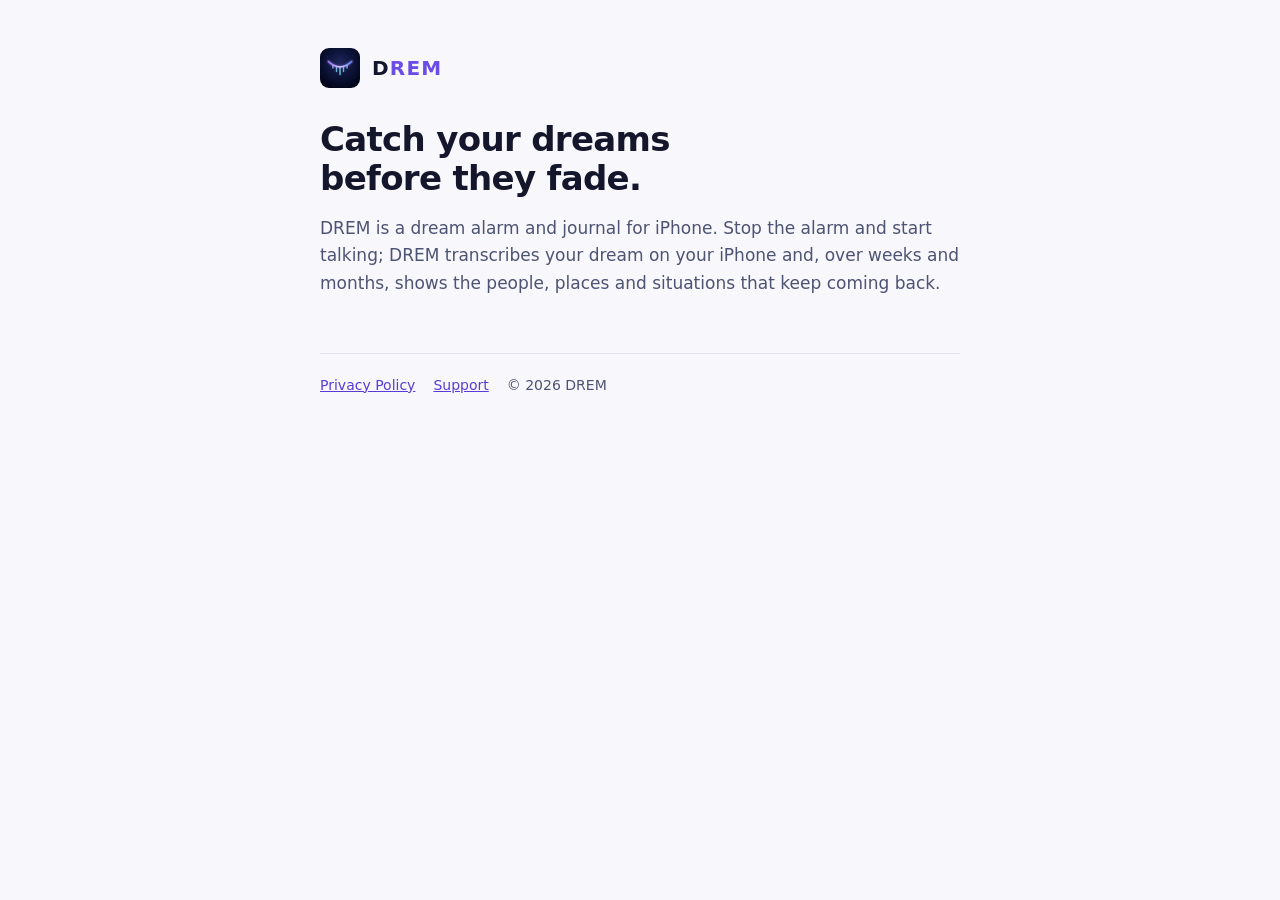
<file: index.html>
<!doctype html><html lang="en"><head><meta charset="utf-8"><meta name="viewport" content="width=device-width,initial-scale=1,viewport-fit=cover"><link rel="stylesheet" href="style.css"><link rel="icon" href="icon.png"><title>DREM: Dream Journal &amp; Insights</title></head><body><main>
<a class="brand" href="index.html"><img src="icon.png" alt=""><span>D<b>REM</b></span></a>
<h1>Catch your dreams before they fade.</h1>
<p>DREM is a dream alarm and journal for iPhone. Stop the alarm and start talking; DREM transcribes your dream on your iPhone and, over weeks and months, shows the people, places and situations that keep coming back.</p>
<footer><a href="privacy.html">Privacy Policy</a><a href="support.html">Support</a><span>© 2026 DREM</span></footer>
</main></body></html>
</file>
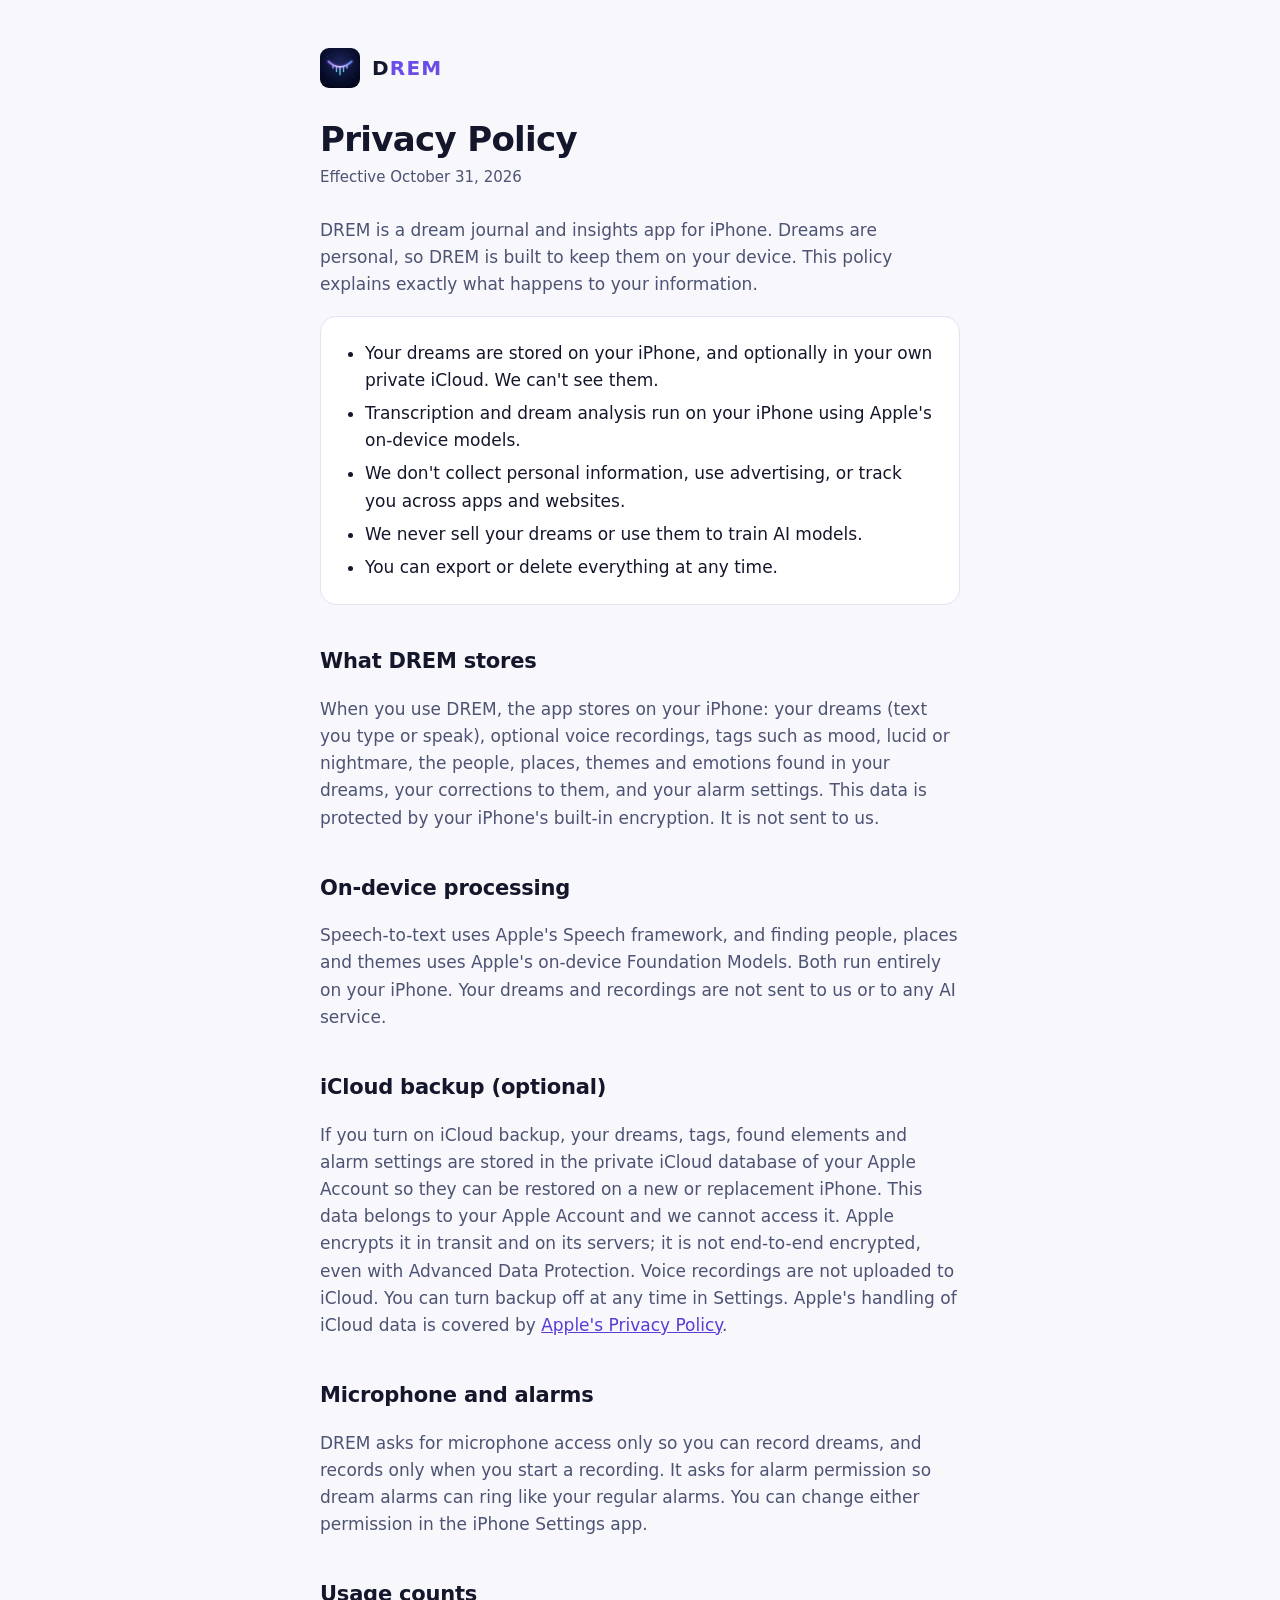
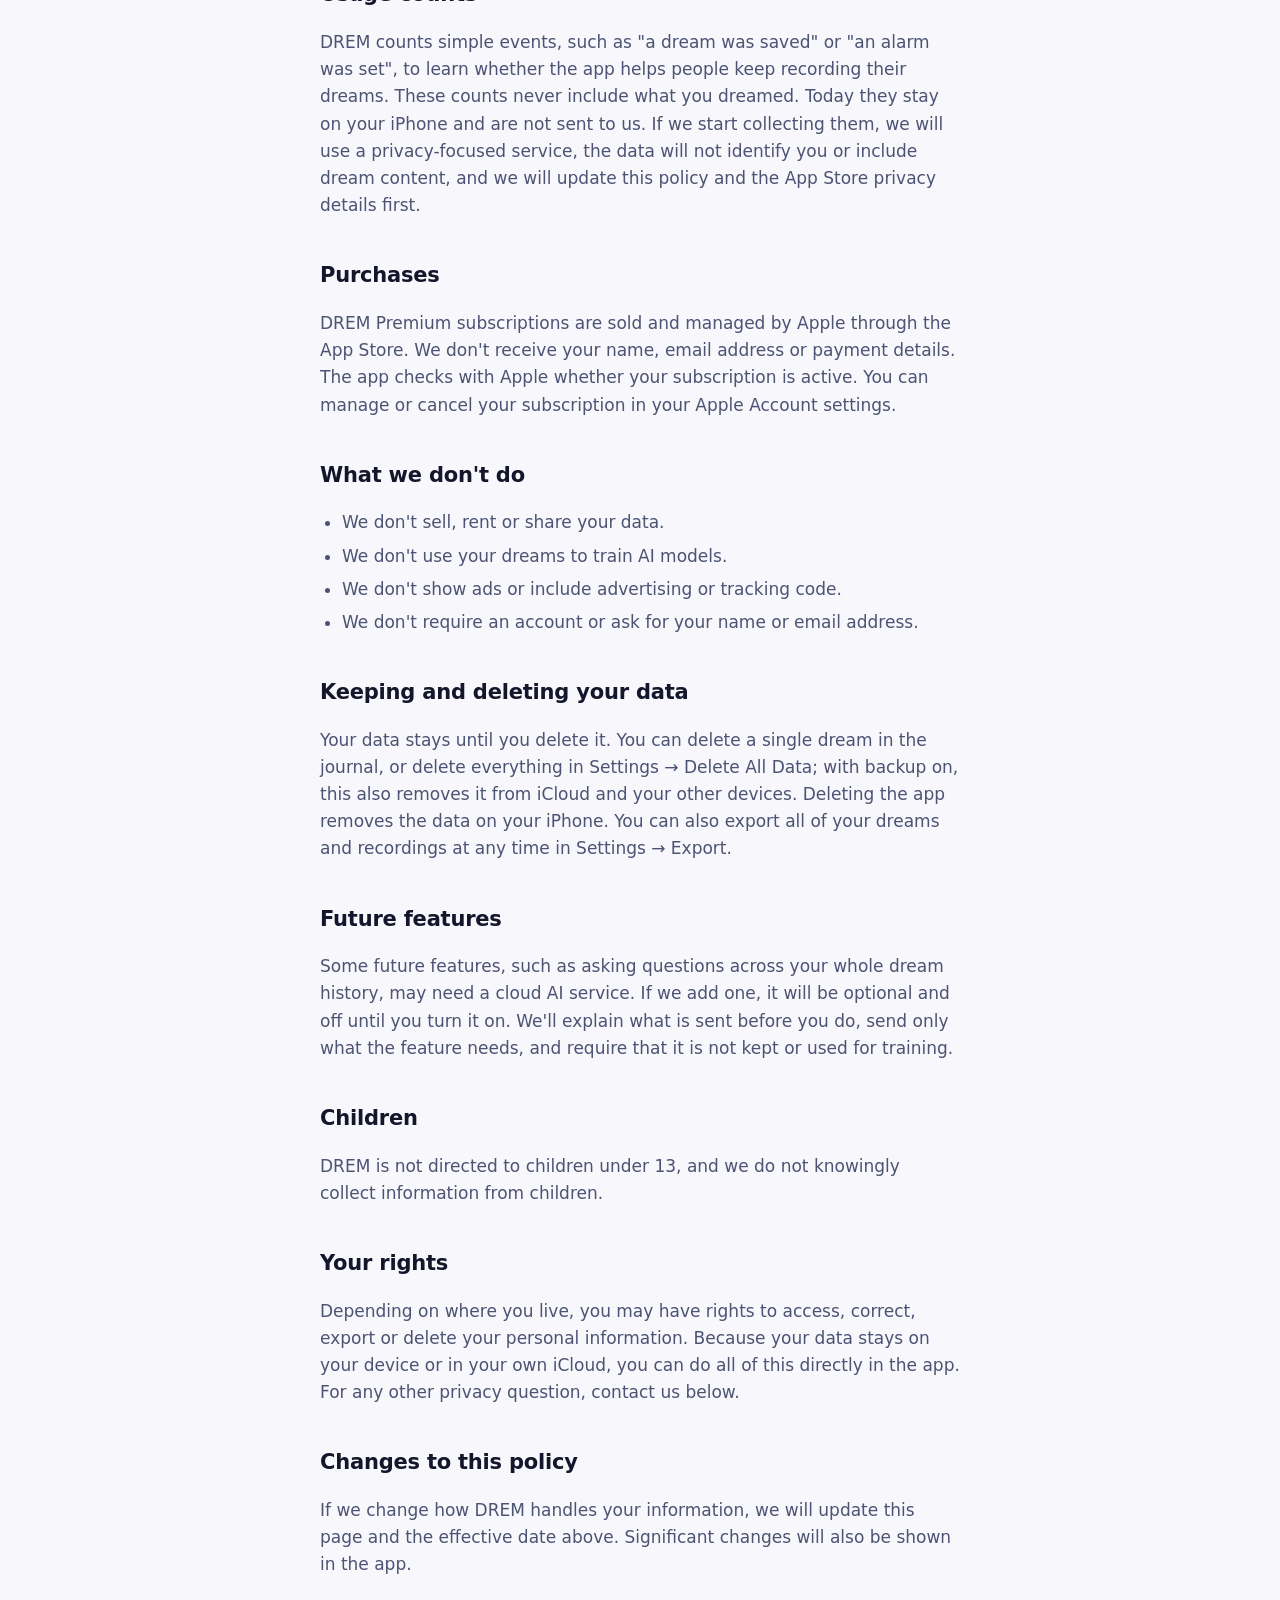
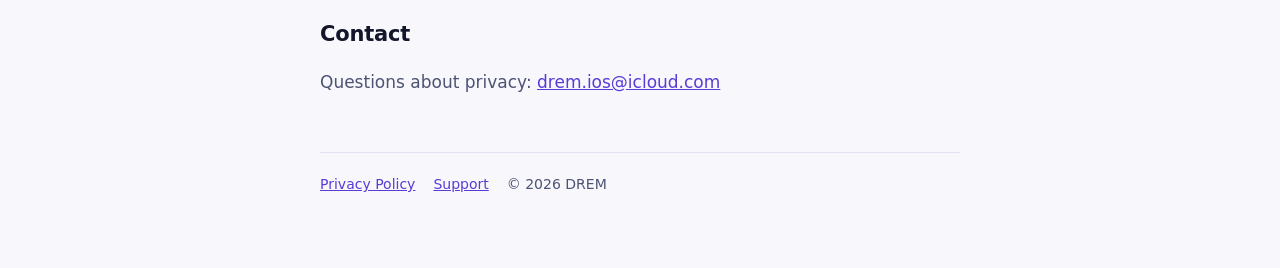
<file: privacy.html>
<!doctype html><html lang="en"><head><meta charset="utf-8"><meta name="viewport" content="width=device-width,initial-scale=1,viewport-fit=cover"><link rel="stylesheet" href="style.css"><link rel="icon" href="icon.png"><title>DREM Privacy Policy</title></head><body><main>
<a class="brand" href="index.html"><img src="icon.png" alt=""><span>D<b>REM</b></span></a>
<h1>Privacy Policy</h1>
<p class="date">Effective October 31, 2026</p>

<p>DREM is a dream journal and insights app for iPhone. Dreams are personal, so DREM is built to keep them on your device. This policy explains exactly what happens to your information.</p>

<div class="summary"><ul>
<li>Your dreams are stored on your iPhone, and optionally in your own private iCloud. We can't see them.</li>
<li>Transcription and dream analysis run on your iPhone using Apple's on-device models.</li>
<li>We don't collect personal information, use advertising, or track you across apps and websites.</li>
<li>We never sell your dreams or use them to train AI models.</li>
<li>You can export or delete everything at any time.</li>
</ul></div>

<h2>What DREM stores</h2>
<p>When you use DREM, the app stores on your iPhone: your dreams (text you type or speak), optional voice recordings, tags such as mood, lucid or nightmare, the people, places, themes and emotions found in your dreams, your corrections to them, and your alarm settings. This data is protected by your iPhone's built-in encryption. It is not sent to us.</p>

<h2>On-device processing</h2>
<p>Speech-to-text uses Apple's Speech framework, and finding people, places and themes uses Apple's on-device Foundation Models. Both run entirely on your iPhone. Your dreams and recordings are not sent to us or to any AI service.</p>

<h2>iCloud backup (optional)</h2>
<p>If you turn on iCloud backup, your dreams, tags, found elements and alarm settings are stored in the private iCloud database of your Apple Account so they can be restored on a new or replacement iPhone. This data belongs to your Apple Account and we cannot access it. Apple encrypts it in transit and on its servers; it is not end-to-end encrypted, even with Advanced Data Protection. Voice recordings are not uploaded to iCloud. You can turn backup off at any time in Settings. Apple's handling of iCloud data is covered by <a href="https://www.apple.com/legal/privacy/">Apple's Privacy Policy</a>.</p>

<h2>Microphone and alarms</h2>
<p>DREM asks for microphone access only so you can record dreams, and records only when you start a recording. It asks for alarm permission so dream alarms can ring like your regular alarms. You can change either permission in the iPhone Settings app.</p>

<h2>Usage counts</h2>
<p>DREM counts simple events, such as "a dream was saved" or "an alarm was set", to learn whether the app helps people keep recording their dreams. These counts never include what you dreamed. Today they stay on your iPhone and are not sent to us. If we start collecting them, we will use a privacy-focused service, the data will not identify you or include dream content, and we will update this policy and the App Store privacy details first.</p>

<h2>Purchases</h2>
<p>DREM Premium subscriptions are sold and managed by Apple through the App Store. We don't receive your name, email address or payment details. The app checks with Apple whether your subscription is active. You can manage or cancel your subscription in your Apple Account settings.</p>

<h2>What we don't do</h2>
<ul>
<li>We don't sell, rent or share your data.</li>
<li>We don't use your dreams to train AI models.</li>
<li>We don't show ads or include advertising or tracking code.</li>
<li>We don't require an account or ask for your name or email address.</li>
</ul>

<h2>Keeping and deleting your data</h2>
<p>Your data stays until you delete it. You can delete a single dream in the journal, or delete everything in Settings → Delete All Data; with backup on, this also removes it from iCloud and your other devices. Deleting the app removes the data on your iPhone. You can also export all of your dreams and recordings at any time in Settings → Export.</p>

<h2>Future features</h2>
<p>Some future features, such as asking questions across your whole dream history, may need a cloud AI service. If we add one, it will be optional and off until you turn it on. We'll explain what is sent before you do, send only what the feature needs, and require that it is not kept or used for training.</p>

<h2>Children</h2>
<p>DREM is not directed to children under 13, and we do not knowingly collect information from children.</p>

<h2>Your rights</h2>
<p>Depending on where you live, you may have rights to access, correct, export or delete your personal information. Because your data stays on your device or in your own iCloud, you can do all of this directly in the app. For any other privacy question, contact us below.</p>

<h2>Changes to this policy</h2>
<p>If we change how DREM handles your information, we will update this page and the effective date above. Significant changes will also be shown in the app.</p>

<h2>Contact</h2>
<p>Questions about privacy: <a href="mailto:drem.ios@icloud.com">drem.ios@icloud.com</a></p>
<footer><a href="privacy.html">Privacy Policy</a><a href="support.html">Support</a><span>© 2026 DREM</span></footer>
</main></body></html>
</file>
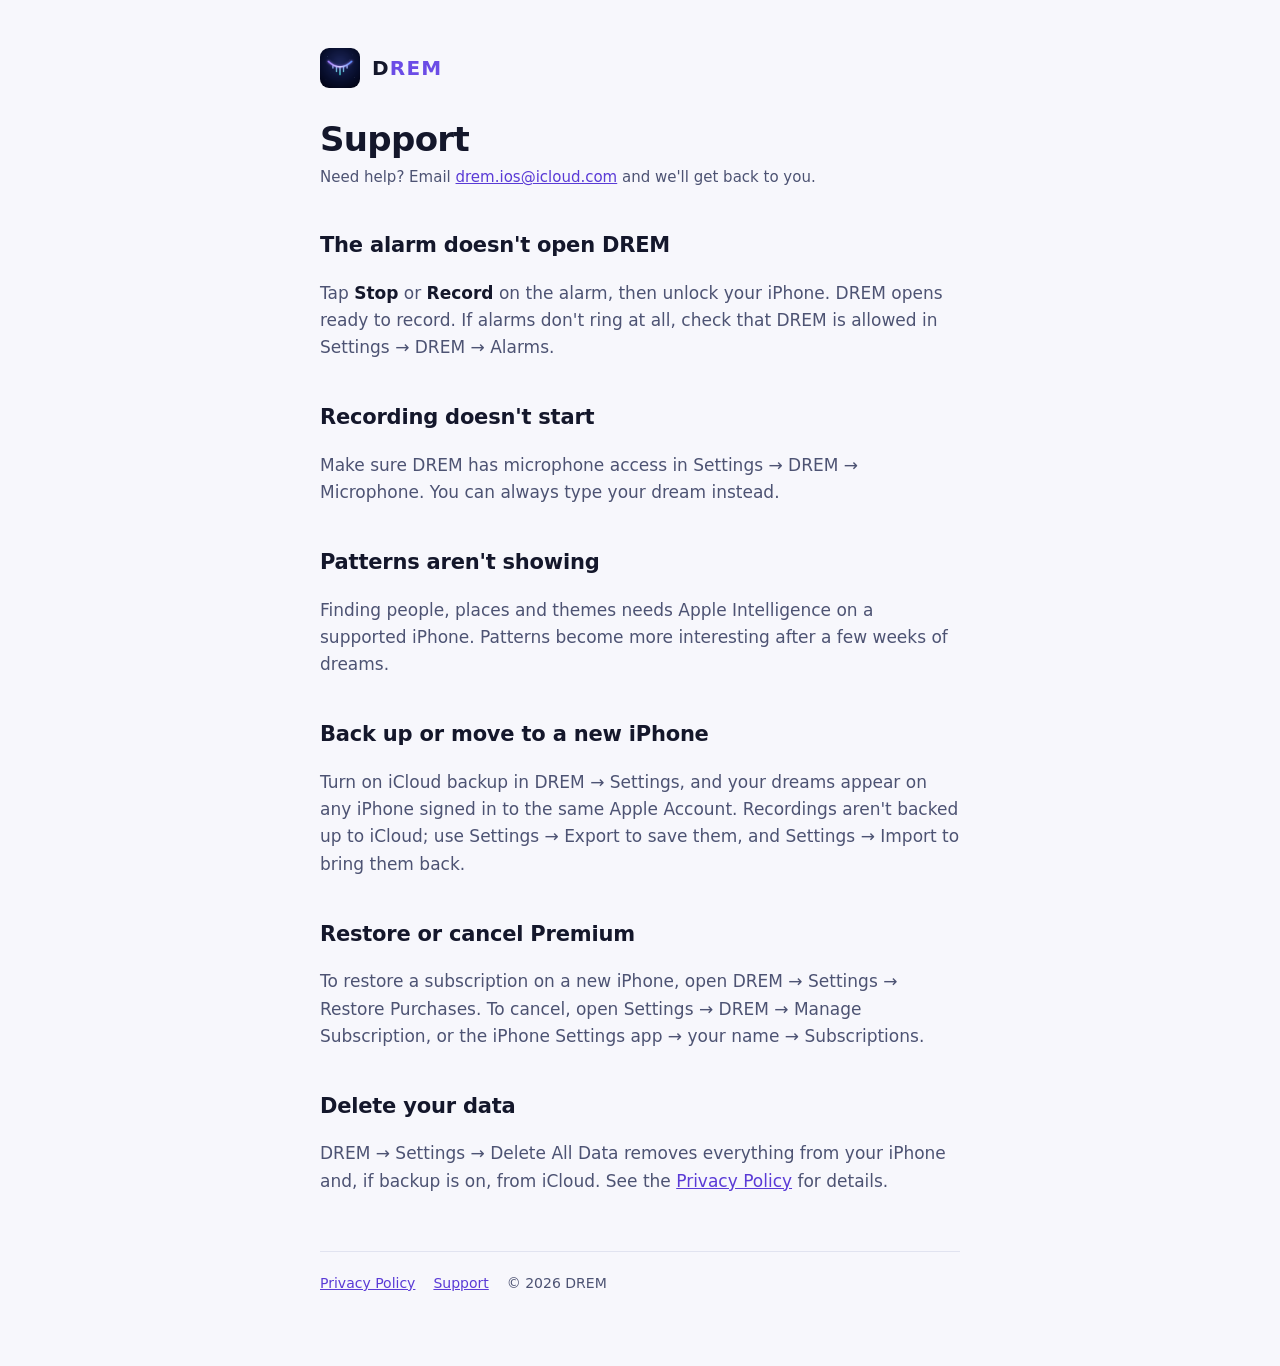
<file: support.html>
<!doctype html><html lang="en"><head><meta charset="utf-8"><meta name="viewport" content="width=device-width,initial-scale=1,viewport-fit=cover"><link rel="stylesheet" href="style.css"><link rel="icon" href="icon.png"><title>DREM Support</title></head><body><main>
<a class="brand" href="index.html"><img src="icon.png" alt=""><span>D<b>REM</b></span></a>
<h1>Support</h1>
<p class="date">Need help? Email <a href="mailto:drem.ios@icloud.com">drem.ios@icloud.com</a> and we'll get back to you.</p>

<h2>The alarm doesn't open DREM</h2>
<p>Tap <strong>Stop</strong> or <strong>Record</strong> on the alarm, then unlock your iPhone. DREM opens ready to record. If alarms don't ring at all, check that DREM is allowed in Settings → DREM → Alarms.</p>

<h2>Recording doesn't start</h2>
<p>Make sure DREM has microphone access in Settings → DREM → Microphone. You can always type your dream instead.</p>

<h2>Patterns aren't showing</h2>
<p>Finding people, places and themes needs Apple Intelligence on a supported iPhone. Patterns become more interesting after a few weeks of dreams.</p>

<h2>Back up or move to a new iPhone</h2>
<p>Turn on iCloud backup in DREM → Settings, and your dreams appear on any iPhone signed in to the same Apple Account. Recordings aren't backed up to iCloud; use Settings → Export to save them, and Settings → Import to bring them back.</p>

<h2>Restore or cancel Premium</h2>
<p>To restore a subscription on a new iPhone, open DREM → Settings → Restore Purchases. To cancel, open Settings → DREM → Manage Subscription, or the iPhone Settings app → your name → Subscriptions.</p>

<h2>Delete your data</h2>
<p>DREM → Settings → Delete All Data removes everything from your iPhone and, if backup is on, from iCloud. See the <a href="privacy.html">Privacy Policy</a> for details.</p>
<footer><a href="privacy.html">Privacy Policy</a><a href="support.html">Support</a><span>© 2026 DREM</span></footer>
</main></body></html>
</file>
<file: style.css>
:root{--bg:#0A0E1F;--card:#131A33;--line:#26305A;--fg:#EEF0FF;--muted:#AEB5D6;--violet:#9B7BFF;--link:#B9A4FF;color-scheme:dark}
@media (prefers-color-scheme: light){:root{--bg:#F7F7FC;--card:#FFFFFF;--line:#E1E3F0;--fg:#14172B;--muted:#4D5373;--violet:#6B4CE6;--link:#5A3BD6;color-scheme:light}}
*{box-sizing:border-box}
body{margin:0;background:var(--bg);color:var(--fg);font:17px/1.6 -apple-system,BlinkMacSystemFont,"SF Pro Text","Segoe UI",system-ui,sans-serif;-webkit-text-size-adjust:100%}
main{max-width:680px;margin:0 auto;padding:48px max(20px,env(safe-area-inset-left)) 72px max(20px,env(safe-area-inset-right))}
.brand{display:flex;align-items:center;gap:12px;text-decoration:none;color:var(--fg);font-weight:800;letter-spacing:.06em;font-size:20px}
.brand img{width:40px;height:40px;border-radius:9px}
.brand b{color:var(--violet)}
h1{font-size:34px;line-height:1.15;letter-spacing:-.02em;margin:32px 0 6px;text-wrap:balance}
.date{color:var(--muted);font-size:15px;margin:0 0 28px}
h2{font-size:21px;margin:40px 0 8px;letter-spacing:-.01em}
p,li{color:var(--muted)}
strong{color:var(--fg)}
ul{padding-left:22px}
li{margin:6px 0}
a{color:var(--link)}
.summary{background:var(--card);border:1px solid var(--line);border-radius:16px;padding:6px 22px}
.summary li{color:var(--fg)}
footer{margin-top:56px;padding-top:20px;border-top:1px solid var(--line);color:var(--muted);font-size:14px;display:flex;gap:18px;flex-wrap:wrap}
</file>
